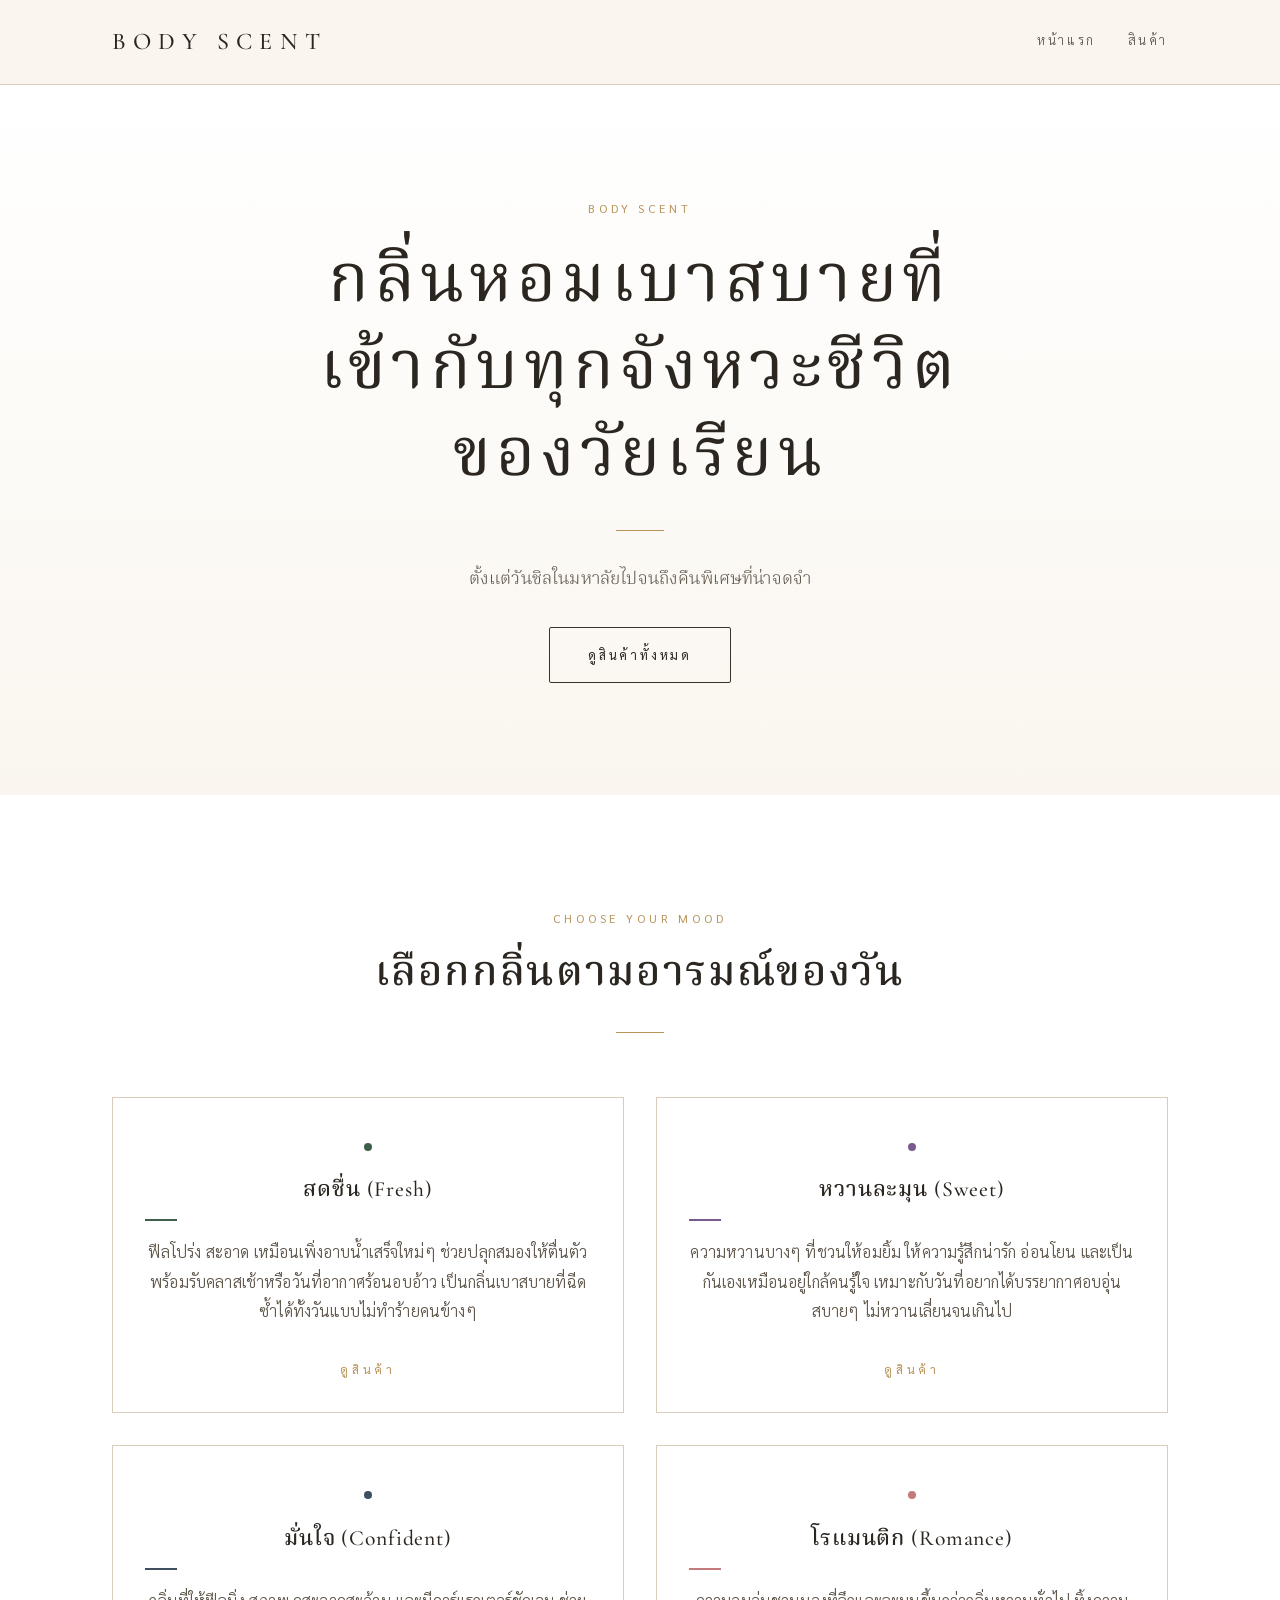
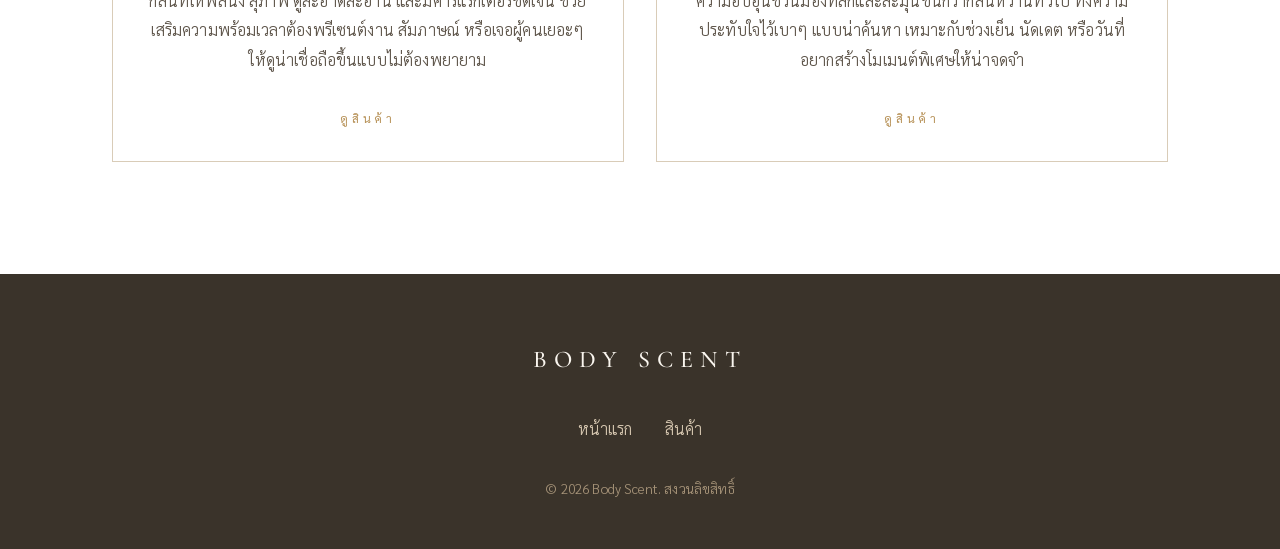
<file: index.html>
<!DOCTYPE html>
<html lang="th">
<head>
  <meta charset="UTF-8">
  <meta name="viewport" content="width=device-width, initial-scale=1">
  <title>Body Scent — น้ำหอมฉีดตัว กลิ่นหอมเบาสบายสำหรับวัยเรียน</title>
  <meta name="description" content="Body Scent น้ำหอมฉีดตัวและโรลออน กลิ่นหอมเบาสบายที่เข้ากับทุกจังหวะชีวิตของวัยเรียน">
  <link rel="stylesheet" href="style.css">
</head>
<body>

  <header class="site-header">
    <div class="site-header__inner">
      <a class="logo" href="index.html">Body Scent</a>
      <nav class="nav">
        <a href="index.html">หน้าแรก</a>
        <a href="product.html">สินค้า</a>
      </nav>
    </div>
  </header>

  <main>
    <!-- Hero -->
    <section class="hero hero--full">
      <div class="container hero__inner">
        <span class="eyebrow">Body Scent</span>
        <h1>กลิ่นหอมเบาสบายที่เข้ากับทุกจังหวะชีวิตของวัยเรียน</h1>
        <hr class="divider" style="margin-left:auto;margin-right:auto;">
        <p>ตั้งแต่วันชิลในมหาลัยไปจนถึงคืนพิเศษที่น่าจดจำ</p>
        <a class="btn" href="product.html">ดูสินค้าทั้งหมด</a>
      </div>
    </section>

    <!-- Moods -->
    <section class="section section--white" id="moods">
      <div class="container">
        <div class="section__head">
          <span class="eyebrow">Choose Your Mood</span>
          <h2>เลือกกลิ่นตามอารมณ์ของวัน</h2>
          <hr class="divider" style="margin-left:auto;margin-right:auto;">
        </div>

        <div class="grid grid--2">
          <a class="mood-card" href="product.html?mood=fresh">
            <span class="mood-dot mood-dot--fresh" style="margin-right:0;"></span>
            <h3>สดชื่น (Fresh)</h3>
            <span class="mood-line mood-line--fresh"></span>
            <p>ฟีลโปร่ง สะอาด เหมือนเพิ่งอาบน้ำเสร็จใหม่ๆ ช่วยปลุกสมองให้ตื่นตัวพร้อมรับคลาสเช้าหรือวันที่อากาศร้อนอบอ้าว เป็นกลิ่นเบาสบายที่ฉีดซ้ำได้ทั้งวันแบบไม่ทำร้ายคนข้างๆ</p>
            <span class="eyebrow mt-md mb-0">ดูสินค้า</span>
          </a>

          <a class="mood-card" href="product.html?mood=sweet">
            <span class="mood-dot mood-dot--sweet" style="margin-right:0;"></span>
            <h3>หวานละมุน (Sweet)</h3>
            <span class="mood-line mood-line--sweet"></span>
            <p>ความหวานบางๆ ที่ชวนให้อมยิ้ม ให้ความรู้สึกน่ารัก อ่อนโยน และเป็นกันเองเหมือนอยู่ใกล้คนรู้ใจ เหมาะกับวันที่อยากได้บรรยากาศอบอุ่นสบายๆ ไม่หวานเลี่ยนจนเกินไป</p>
            <span class="eyebrow mt-md mb-0">ดูสินค้า</span>
          </a>

          <a class="mood-card" href="product.html?mood=confident">
            <span class="mood-dot mood-dot--confident" style="margin-right:0;"></span>
            <h3>มั่นใจ (Confident)</h3>
            <span class="mood-line mood-line--confident"></span>
            <p>กลิ่นที่ให้ฟีลนิ่ง สุภาพ ดูสะอาดสะอ้าน และมีคาร์แรกเตอร์ชัดเจน ช่วยเสริมความพร้อมเวลาต้องพรีเซนต์งาน สัมภาษณ์ หรือเจอผู้คนเยอะๆ ให้ดูน่าเชื่อถือขึ้นแบบไม่ต้องพยายาม</p>
            <span class="eyebrow mt-md mb-0">ดูสินค้า</span>
          </a>

          <a class="mood-card" href="product.html?mood=romance">
            <span class="mood-dot mood-dot--romance" style="margin-right:0;"></span>
            <h3>โรแมนติก (Romance)</h3>
            <span class="mood-line mood-line--romance"></span>
            <p>ความอบอุ่นชวนมองที่ลึกและละมุนขึ้นกว่ากลิ่นหวานทั่วไป ทิ้งความประทับใจไว้เบาๆ แบบน่าค้นหา เหมาะกับช่วงเย็น นัดเดต หรือวันที่อยากสร้างโมเมนต์พิเศษให้น่าจดจำ</p>
            <span class="eyebrow mt-md mb-0">ดูสินค้า</span>
          </a>
        </div>
      </div>
    </section>
  </main>

  <footer class="site-footer">
    <div class="container">
      <span class="logo">Body Scent</span>
      <div class="site-footer__links">
        <a href="index.html">หน้าแรก</a>
        <a href="product.html">สินค้า</a>
      </div>
      <p>&copy; 2026 Body Scent. สงวนลิขสิทธิ์</p>
    </div>
  </footer>

  <script src="script.js"></script>
</body>
</html>
</file>
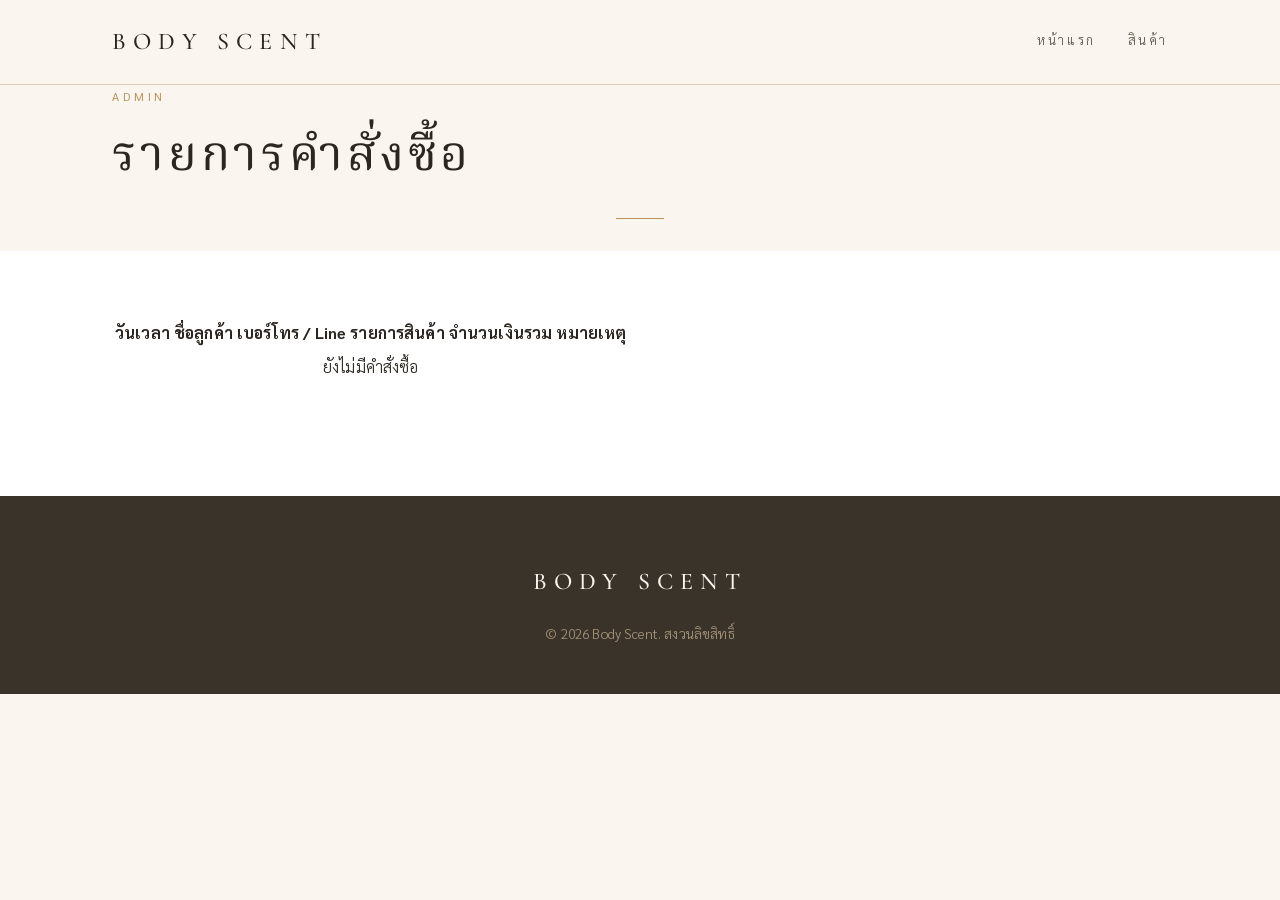
<file: admin.html>
<!DOCTYPE html>
<html lang="th">
<head>
  <meta charset="UTF-8">
  <meta name="viewport" content="width=device-width, initial-scale=1">
  <meta name="robots" content="noindex, nofollow">
  <title>รายการคำสั่งซื้อ — Body Scent</title>
  <link rel="stylesheet" href="style.css">
</head>
<body>

  <header class="site-header">
    <div class="site-header__inner">
      <a class="logo" href="index.html">Body Scent</a>
      <nav class="nav">
        <a href="index.html">หน้าแรก</a>
        <a href="product.html">สินค้า</a>
      </nav>
    </div>
  </header>

  <main>
    <section class="page-title">
      <div class="container">
        <span class="eyebrow">Admin</span>
        <h1 style="font-size:clamp(2rem,5vw,3rem);">รายการคำสั่งซื้อ</h1>
        <hr class="divider" style="margin-left:auto;margin-right:auto;">
      </div>
    </section>

    <section class="section section--white" style="padding-top:var(--space-lg);">
      <div class="container">
        <div class="table-wrap">
          <table id="ordersTable" class="table">
            <thead>
              <tr>
                <th>วันเวลา</th>
                <th>ชื่อลูกค้า</th>
                <th>เบอร์โทร / Line</th>
                <th>รายการสินค้า</th>
                <th>จำนวนเงินรวม</th>
                <th>หมายเหตุ</th>
              </tr>
            </thead>
            <tbody></tbody>
          </table>
        </div>
      </div>
    </section>
  </main>

  <footer class="site-footer">
    <div class="container">
      <span class="logo">Body Scent</span>
      <p>&copy; 2026 Body Scent. สงวนลิขสิทธิ์</p>
    </div>
  </footer>

  <script src="script.js"></script>
</body>
</html>
</file>
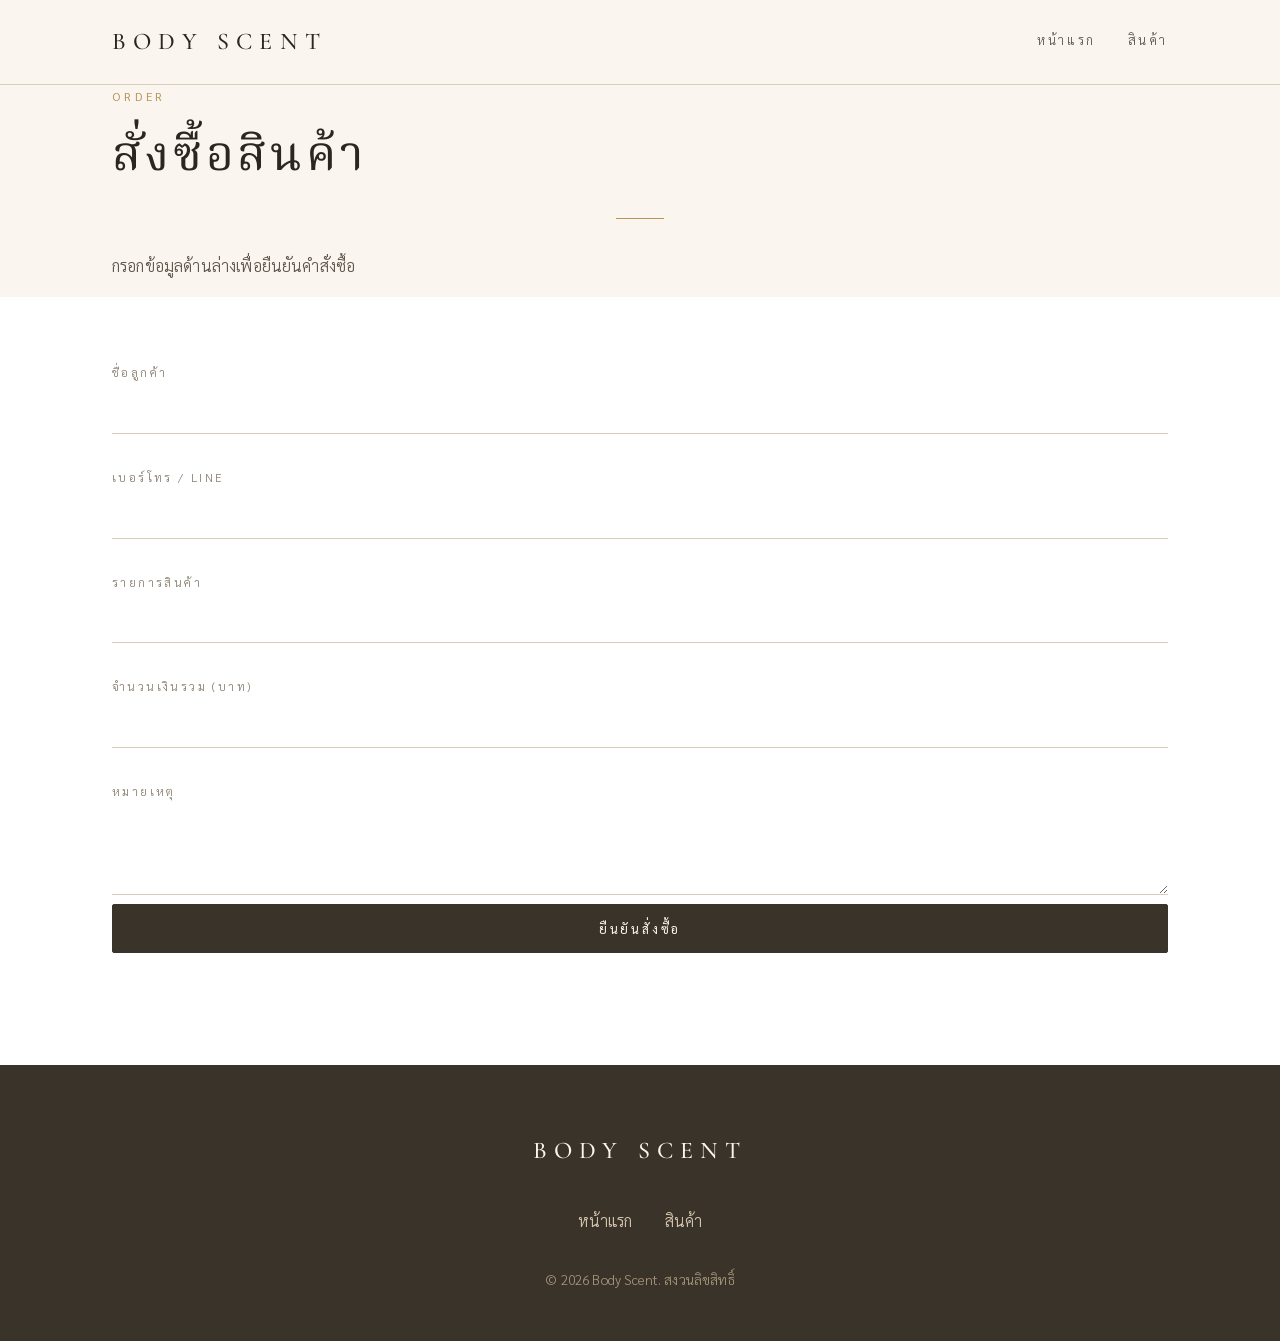
<file: order.html>
<!DOCTYPE html>
<html lang="th">
<head>
  <meta charset="UTF-8">
  <meta name="viewport" content="width=device-width, initial-scale=1">
  <title>สั่งซื้อสินค้า — Body Scent</title>
  <link rel="stylesheet" href="style.css">
</head>
<body>

  <header class="site-header">
    <div class="site-header__inner">
      <a class="logo" href="index.html">Body Scent</a>
      <nav class="nav">
        <a href="index.html">หน้าแรก</a>
        <a href="product.html">สินค้า</a>
      </nav>
    </div>
  </header>

  <main>
    <section class="page-title">
      <div class="container">
        <span class="eyebrow">Order</span>
        <h1 style="font-size:clamp(2rem,5vw,3rem);">สั่งซื้อสินค้า</h1>
        <hr class="divider" style="margin-left:auto;margin-right:auto;">
        <p>กรอกข้อมูลด้านล่างเพื่อยืนยันคำสั่งซื้อ</p>
      </div>
    </section>

    <section class="section section--white" style="padding-top:var(--space-lg);">
      <div class="container">
        <form id="orderForm" class="form-card">
          <label for="customerName" style="margin-top:0;">ชื่อลูกค้า</label>
          <input type="text" id="customerName" name="customerName" autocomplete="name" required>

          <label for="contact">เบอร์โทร / Line</label>
          <input type="text" id="contact" name="contact" autocomplete="tel" required>

          <label for="items">รายการสินค้า</label>
          <input type="text" id="items" name="items" required>

          <label for="total">จำนวนเงินรวม (บาท)</label>
          <input type="text" id="total" name="total" inputmode="numeric" required>

          <label for="note">หมายเหตุ</label>
          <textarea id="note" name="note" rows="3"></textarea>

          <button type="submit" class="btn btn--solid btn--block">ยืนยันสั่งซื้อ</button>
        </form>
      </div>
    </section>
  </main>

  <footer class="site-footer">
    <div class="container">
      <span class="logo">Body Scent</span>
      <div class="site-footer__links">
        <a href="index.html">หน้าแรก</a>
        <a href="product.html">สินค้า</a>
      </div>
      <p>&copy; 2026 Body Scent. สงวนลิขสิทธิ์</p>
    </div>
  </footer>

  <script src="script.js"></script>
</body>
</html>
</file>
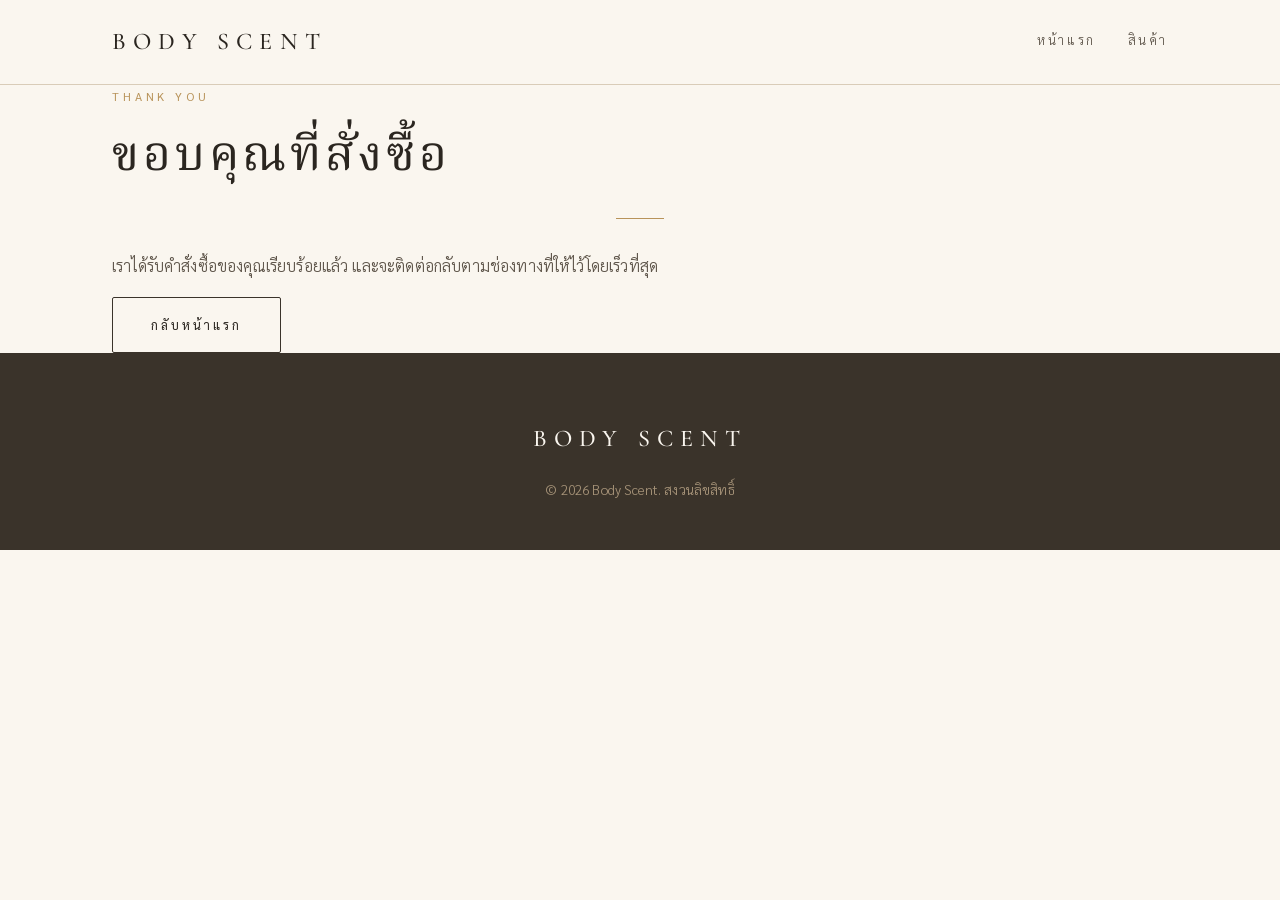
<file: thankyou.html>
<!DOCTYPE html>
<html lang="th">
<head>
  <meta charset="UTF-8">
  <meta name="viewport" content="width=device-width, initial-scale=1">
  <title>ขอบคุณที่สั่งซื้อ — Body Scent</title>
  <link rel="stylesheet" href="style.css">
</head>
<body>

  <header class="site-header">
    <div class="site-header__inner">
      <a class="logo" href="index.html">Body Scent</a>
      <nav class="nav">
        <a href="index.html">หน้าแรก</a>
        <a href="product.html">สินค้า</a>
      </nav>
    </div>
  </header>

  <main>
    <section class="thanks">
      <div class="container thanks__inner">
        <span class="eyebrow">Thank You</span>
        <h1 style="font-size:clamp(2rem,5vw,3rem);">ขอบคุณที่สั่งซื้อ</h1>
        <hr class="divider" style="margin-left:auto;margin-right:auto;">
        <p>เราได้รับคำสั่งซื้อของคุณเรียบร้อยแล้ว และจะติดต่อกลับตามช่องทางที่ให้ไว้โดยเร็วที่สุด</p>
        <a class="btn" href="index.html">กลับหน้าแรก</a>
      </div>
    </section>
  </main>

  <footer class="site-footer">
    <div class="container">
      <span class="logo">Body Scent</span>
      <p>&copy; 2026 Body Scent. สงวนลิขสิทธิ์</p>
    </div>
  </footer>

</body>
</html>
</file>
<file: style.css>
/* ==========================================================
   Body Scent — Premium Minimal Theme
   ========================================================== */

@import url('https://fonts.googleapis.com/css2?family=Cormorant+Garamond:wght@400;500;600&family=Noto+Serif+Thai:wght@300;400;500&family=Sarabun:wght@300;400;500&display=swap');

/* ---------- Design tokens ---------- */
:root {
  /* Base palette: white / cream / deep beige */
  --color-white: #ffffff;
  --color-cream: #faf6ef;
  --color-cream-deep: #f1e9dc;
  --color-beige: #d8c9b2;
  --color-beige-deep: #a8957a;

  /* Text */
  --color-ink: #2b2620;
  --color-ink-soft: #5c5348;
  --color-ink-mute: #8a7f70;

  /* Accent: soft gold / bronze */
  --color-gold: #b8935a;
  --color-gold-soft: #cfb286;
  --color-bronze: #8c6a3f;

  /* Lines */
  --color-line: #d9ccb8;
  --color-line-dark: #3a332a;

  /* Mood dots (subtle accents only) */
  --mood-fresh: #3f5f4a;
  --mood-sweet: #7b5a8c;
  --mood-confident: #3f4f62;
  --mood-romance: #c47a7a;

  /* Typography */
  --font-serif: 'Cormorant Garamond', 'Noto Serif Thai', 'Times New Roman', serif;
  --font-serif-th: 'Noto Serif Thai', 'Cormorant Garamond', serif;
  --font-sans: 'Sarabun', 'Helvetica Neue', Arial, sans-serif;

  /* Spacing scale */
  --space-xs: 0.5rem;
  --space-sm: 1rem;
  --space-md: 2rem;
  --space-lg: 4rem;
  --space-xl: 7rem;

  --container: 1120px;
  --radius: 2px;
  --transition: 0.35s ease;
}

/* ---------- Reset ---------- */
*, *::before, *::after { box-sizing: border-box; }

html { scroll-behavior: smooth; -webkit-text-size-adjust: 100%; }

body {
  margin: 0;
  background: var(--color-cream);
  color: var(--color-ink);
  font-family: var(--font-sans);
  font-weight: 300;
  font-size: 1rem;
  line-height: 1.85;
  letter-spacing: 0.01em;
  -webkit-font-smoothing: antialiased;
}

img { max-width: 100%; display: block; }
a { color: inherit; text-decoration: none; }
ul { list-style: none; margin: 0; padding: 0; }

::selection { background: var(--color-gold-soft); color: var(--color-ink); }

/* ---------- Typography ---------- */
h1, h2, h3, h4 {
  font-family: var(--font-serif);
  font-weight: 500;
  color: var(--color-ink);
  line-height: 1.3;
  letter-spacing: 0.04em;
  margin: 0 0 var(--space-sm);
}

h1 { font-size: clamp(2.4rem, 6vw, 4.2rem); font-weight: 400; letter-spacing: 0.08em; }
h2 { font-size: clamp(1.8rem, 4vw, 2.6rem); }
h3 { font-size: 1.35rem; }

p { margin: 0 0 var(--space-sm); color: var(--color-ink-soft); }

.eyebrow {
  display: block;
  font-family: var(--font-sans);
  font-size: 0.75rem;
  font-weight: 400;
  letter-spacing: 0.32em;
  text-transform: uppercase;
  color: var(--color-gold);
  margin-bottom: var(--space-sm);
}

.lead {
  font-family: var(--font-serif-th);
  font-weight: 300;
  font-size: 1.15rem;
  color: var(--color-ink-soft);
}

/* Thin gold divider under headings */
.divider {
  display: block;
  width: 48px;
  height: 1px;
  background: var(--color-gold);
  margin: var(--space-md) 0;
  border: 0;
}
.text-center .divider { margin-left: auto; margin-right: auto; }

/* ---------- Layout ---------- */
.container {
  width: 100%;
  max-width: var(--container);
  margin: 0 auto;
  padding: 0 var(--space-md);
}

.section { padding: var(--space-xl) 0; }
.section--cream { background: var(--color-cream); }
.section--white { background: var(--color-white); }
.section--deep  { background: var(--color-cream-deep); }

.section__head {
  max-width: 640px;
  margin: 0 auto var(--space-lg);
  text-align: center;
}

.text-center { text-align: center; }

.grid { display: grid; gap: var(--space-md); }
.grid--2 { grid-template-columns: repeat(2, 1fr); }
.grid--3 { grid-template-columns: repeat(3, 1fr); }
.grid--4 { grid-template-columns: repeat(4, 1fr); }

/* ---------- Header / Nav ---------- */
.site-header {
  position: sticky;
  top: 0;
  z-index: 50;
  background: rgba(250, 246, 239, 0.92);
  backdrop-filter: blur(8px);
  border-bottom: 1px solid var(--color-line);
}

.site-header__inner {
  display: flex;
  align-items: center;
  justify-content: space-between;
  padding: 1.25rem var(--space-md);
  max-width: var(--container);
  margin: 0 auto;
}

.logo {
  font-family: var(--font-serif);
  font-size: 1.5rem;
  font-weight: 500;
  letter-spacing: 0.3em;
  text-transform: uppercase;
}

.nav { display: flex; gap: var(--space-md); }
.nav a {
  font-size: 0.8rem;
  letter-spacing: 0.2em;
  text-transform: uppercase;
  color: var(--color-ink-soft);
  position: relative;
  padding-bottom: 4px;
  transition: color var(--transition);
}
.nav a::after {
  content: '';
  position: absolute;
  left: 0; bottom: 0;
  width: 0; height: 1px;
  background: var(--color-gold);
  transition: width var(--transition);
}
.nav a:hover { color: var(--color-ink); }
.nav a:hover::after { width: 100%; }

/* ---------- Buttons (thin line, soft dark) ---------- */
.btn {
  display: inline-block;
  padding: 0.95rem 2.4rem;
  font-family: var(--font-sans);
  font-size: 0.8rem;
  font-weight: 400;
  letter-spacing: 0.22em;
  text-transform: uppercase;
  text-align: center;
  color: var(--color-ink);
  background: transparent;
  border: 1px solid var(--color-line-dark);
  border-radius: var(--radius);
  cursor: pointer;
  transition: background var(--transition), color var(--transition), border-color var(--transition);
}
.btn:hover {
  background: var(--color-line-dark);
  color: var(--color-cream);
}

.btn--solid {
  background: var(--color-line-dark);
  color: var(--color-cream);
}
.btn--solid:hover {
  background: var(--color-bronze);
  border-color: var(--color-bronze);
}

.btn--gold { border-color: var(--color-gold); color: var(--color-bronze); }
.btn--gold:hover { background: var(--color-gold); border-color: var(--color-gold); color: var(--color-white); }

.btn--block { display: block; width: 100%; }

/* ---------- Hero ---------- */
.hero {
  padding: var(--space-xl) 0;
  text-align: center;
  background: linear-gradient(180deg, var(--color-white) 0%, var(--color-cream) 100%);
}
.hero__inner { max-width: 720px; margin: 0 auto; }
.hero p { font-family: var(--font-serif-th); font-size: 1.1rem; margin-bottom: var(--space-md); }

/* ---------- Mood filter tabs ---------- */
.filter {
  display: flex;
  flex-wrap: wrap;
  justify-content: center;
  gap: var(--space-sm) var(--space-md);
  margin-bottom: var(--space-lg);
}
.filter__btn {
  background: none;
  border: 0;
  border-bottom: 1px solid transparent;
  padding: 0.4rem 0;
  font-family: var(--font-sans);
  font-size: 0.8rem;
  letter-spacing: 0.2em;
  text-transform: uppercase;
  color: var(--color-ink-mute);
  cursor: pointer;
  transition: color var(--transition), border-color var(--transition);
}
.filter__btn:hover,
.filter__btn.is-active {
  color: var(--color-ink);
  border-bottom-color: var(--color-gold);
}

/* ---------- Mood dot (small accent only) ---------- */
.mood-dot {
  display: inline-block;
  width: 8px;
  height: 8px;
  border-radius: 50%;
  margin-right: 0.6rem;
  vertical-align: middle;
  background: var(--color-gold);
}
.mood-dot--fresh     { background: var(--mood-fresh); }
.mood-dot--sweet     { background: var(--mood-sweet); }
.mood-dot--confident { background: var(--mood-confident); }
.mood-dot--romance   { background: var(--mood-romance); }

/* Thin colored line under a heading, per mood */
.mood-line {
  display: block;
  width: 32px;
  height: 2px;
  margin: var(--space-sm) 0;
  background: var(--color-gold);
}
.mood-line--fresh     { background: var(--mood-fresh); }
.mood-line--sweet     { background: var(--mood-sweet); }
.mood-line--confident { background: var(--mood-confident); }
.mood-line--romance   { background: var(--mood-romance); }

/* ---------- Product card ---------- */
.product-grid {
  display: grid;
  grid-template-columns: repeat(auto-fill, minmax(240px, 1fr));
  gap: var(--space-lg) var(--space-md);
}

.product-card {
  background: var(--color-white);
  border: 1px solid var(--color-line);
  border-radius: var(--radius);
  padding: var(--space-md);
  display: flex;
  flex-direction: column;
  transition: border-color var(--transition), transform var(--transition);
}
.product-card:hover {
  border-color: var(--color-gold-soft);
  transform: translateY(-3px);
}

.product-card__image {
  aspect-ratio: 4 / 5;
  background: var(--color-cream);
  margin-bottom: var(--space-md);
  overflow: hidden;
}
.product-card__image img {
  width: 100%;
  height: 100%;
  object-fit: cover;
  transition: transform 0.6s ease;
}
.product-card:hover .product-card__image img { transform: scale(1.04); }

.product-card__mood {
  font-size: 0.7rem;
  letter-spacing: 0.28em;
  text-transform: uppercase;
  color: var(--color-ink-mute);
  margin-bottom: var(--space-xs);
}

.product-card__name {
  font-family: var(--font-serif-th);
  font-size: 1.05rem;
  font-weight: 400;
  line-height: 1.5;
  margin-bottom: var(--space-xs);
}

.product-card__meta {
  font-size: 0.85rem;
  color: var(--color-ink-mute);
  margin-bottom: var(--space-sm);
}

.product-card__desc {
  font-size: 0.9rem;
  line-height: 1.75;
  flex-grow: 1;
}

.product-card__footer {
  display: flex;
  align-items: center;
  justify-content: space-between;
  gap: var(--space-sm);
  margin-top: var(--space-md);
  padding-top: var(--space-sm);
  border-top: 1px solid var(--color-line);
}

.price {
  font-family: var(--font-serif);
  font-size: 1.4rem;
  font-weight: 500;
  color: var(--color-bronze);
  letter-spacing: 0.03em;
}
.price small {
  font-family: var(--font-sans);
  font-size: 0.75rem;
  color: var(--color-ink-mute);
  margin-left: 0.2rem;
}

/* ---------- Mood feature blocks (text + small accent) ---------- */
.mood-card {
  background: var(--color-white);
  border: 1px solid var(--color-line);
  padding: var(--space-md);
  text-align: center;
}
.mood-card h3 { margin-top: var(--space-sm); }

/* ---------- Forms ---------- */
input, textarea, select {
  width: 100%;
  padding: 0.9rem 0;
  font-family: var(--font-sans);
  font-size: 1rem;
  font-weight: 300;
  color: var(--color-ink);
  background: transparent;
  border: 0;
  border-bottom: 1px solid var(--color-line);
  border-radius: 0;
  outline: none;
  transition: border-color var(--transition);
}
input:focus, textarea:focus, select:focus { border-bottom-color: var(--color-gold); }
::placeholder { color: var(--color-ink-mute); }

label {
  display: block;
  font-size: 0.75rem;
  letter-spacing: 0.2em;
  text-transform: uppercase;
  color: var(--color-ink-mute);
  margin-top: var(--space-md);
}

/* ---------- Footer ---------- */
.site-footer {
  background: var(--color-line-dark);
  color: var(--color-beige);
  padding: var(--space-lg) 0 var(--space-md);
  text-align: center;
}
.site-footer .logo { color: var(--color-cream); display: block; margin-bottom: var(--space-sm); }
.site-footer p { color: var(--color-beige-deep); font-size: 0.85rem; }
.site-footer a:hover { color: var(--color-gold-soft); }
.site-footer__links { display: flex; justify-content: center; gap: var(--space-md); margin: var(--space-md) 0; flex-wrap: wrap; }

/* ---------- Utilities ---------- */
.mt-0 { margin-top: 0; }
.mb-0 { margin-bottom: 0; }
.mt-md { margin-top: var(--space-md); }
.mt-lg { margin-top: var(--space-lg); }
.hidden { display: none !important; }

/* ---------- Responsive ---------- */
@media (max-width: 1024px) {
  .grid--4 { grid-template-columns: repeat(2, 1fr); }
  .grid--3 { grid-template-columns: repeat(2, 1fr); }
}

@media (max-width: 768px) {
  :root {
    --space-md: 1.5rem;
    --space-lg: 3rem;
    --space-xl: 4.5rem;
  }

  .container { padding: 0 1.25rem; }
  .site-header__inner { padding: 1rem 1.25rem; }
  .nav { gap: var(--space-sm); }
  .nav a { font-size: 0.7rem; letter-spacing: 0.14em; }
  .logo { font-size: 1.2rem; letter-spacing: 0.22em; }

  .grid--2, .grid--3, .grid--4 { grid-template-columns: 1fr; }

  .product-grid { grid-template-columns: repeat(2, 1fr); gap: var(--space-md) var(--space-sm); }
  .product-card { padding: 1rem; }
  .product-card__footer { flex-direction: column; align-items: stretch; text-align: center; }
  .product-card .btn { padding: 0.8rem 1rem; }
}

@media (max-width: 480px) {
  .product-grid { grid-template-columns: 1fr; }
  .nav { display: none; } /* swap for a menu button when building the HTML */
  .btn { width: 100%; }
}

/* Reduce motion */
@media (prefers-reduced-motion: reduce) {
  * { transition: none !important; scroll-behavior: auto !important; }
}
</file>
